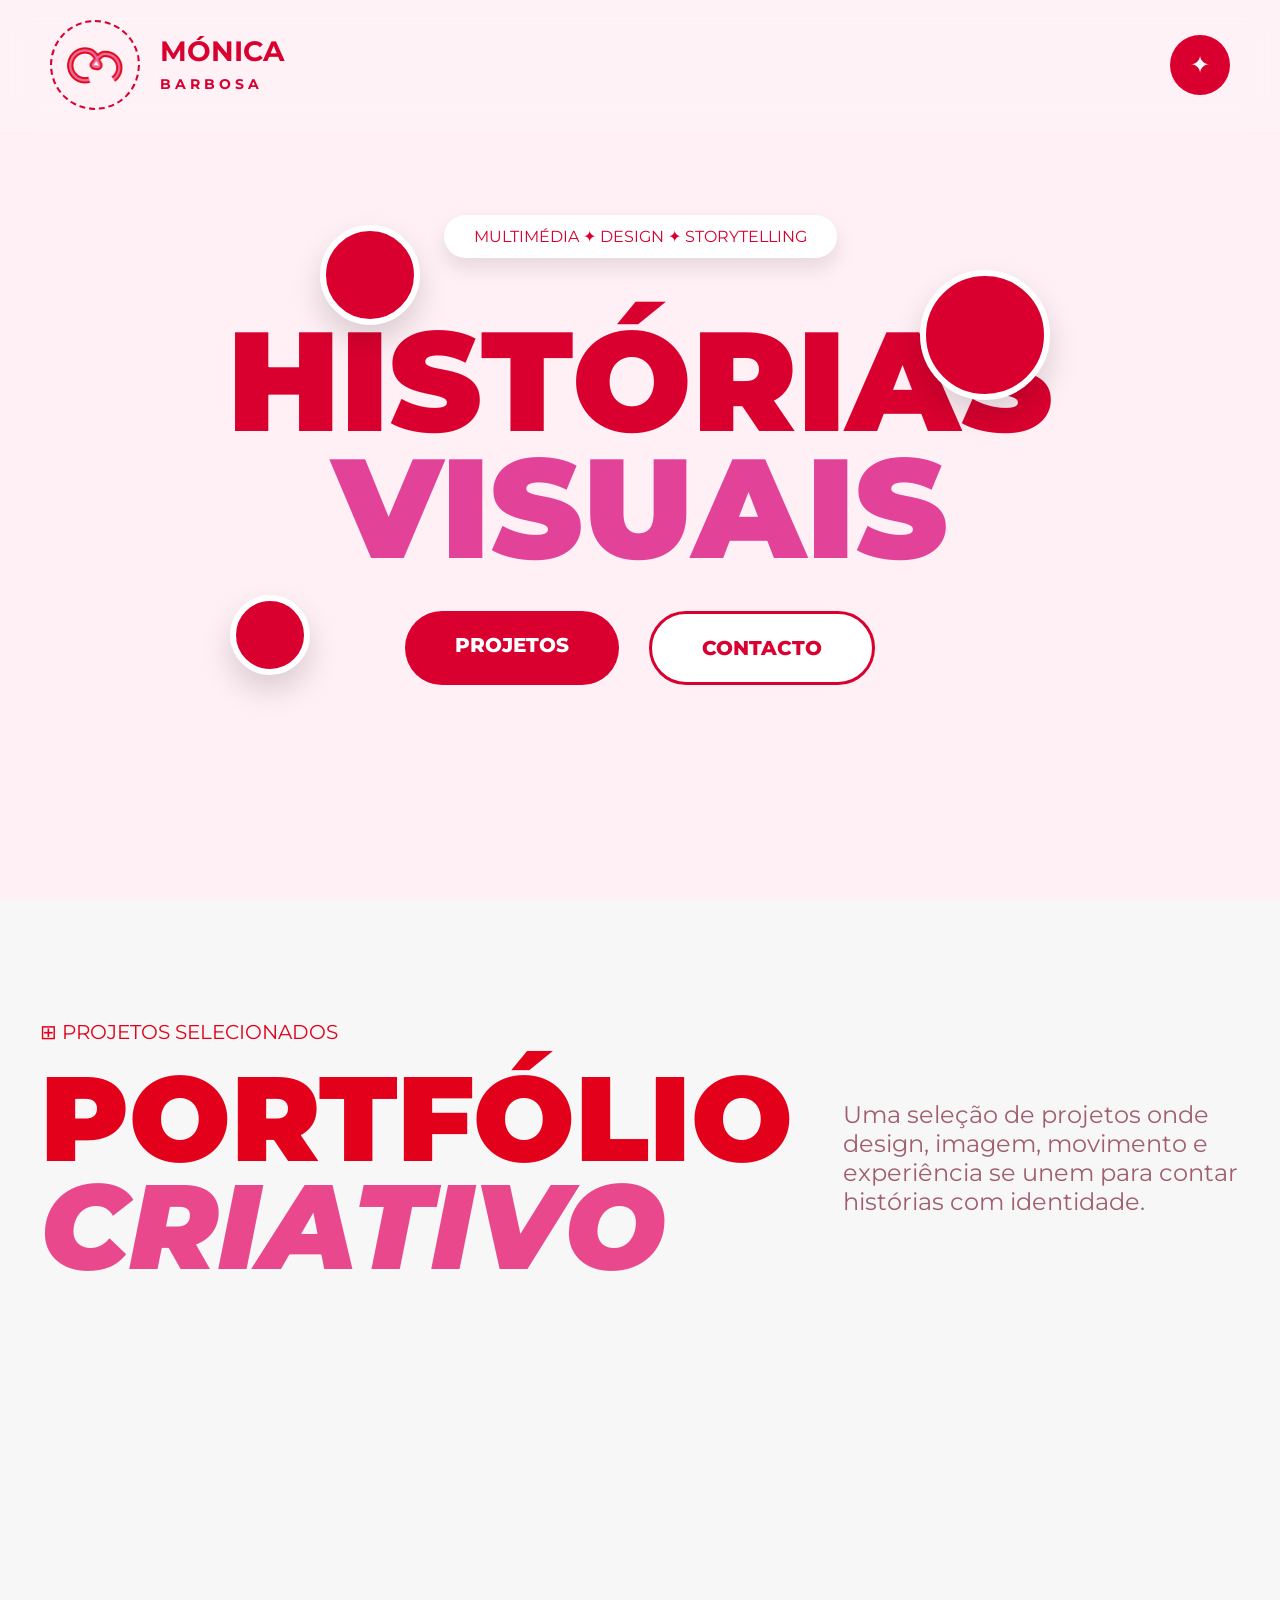
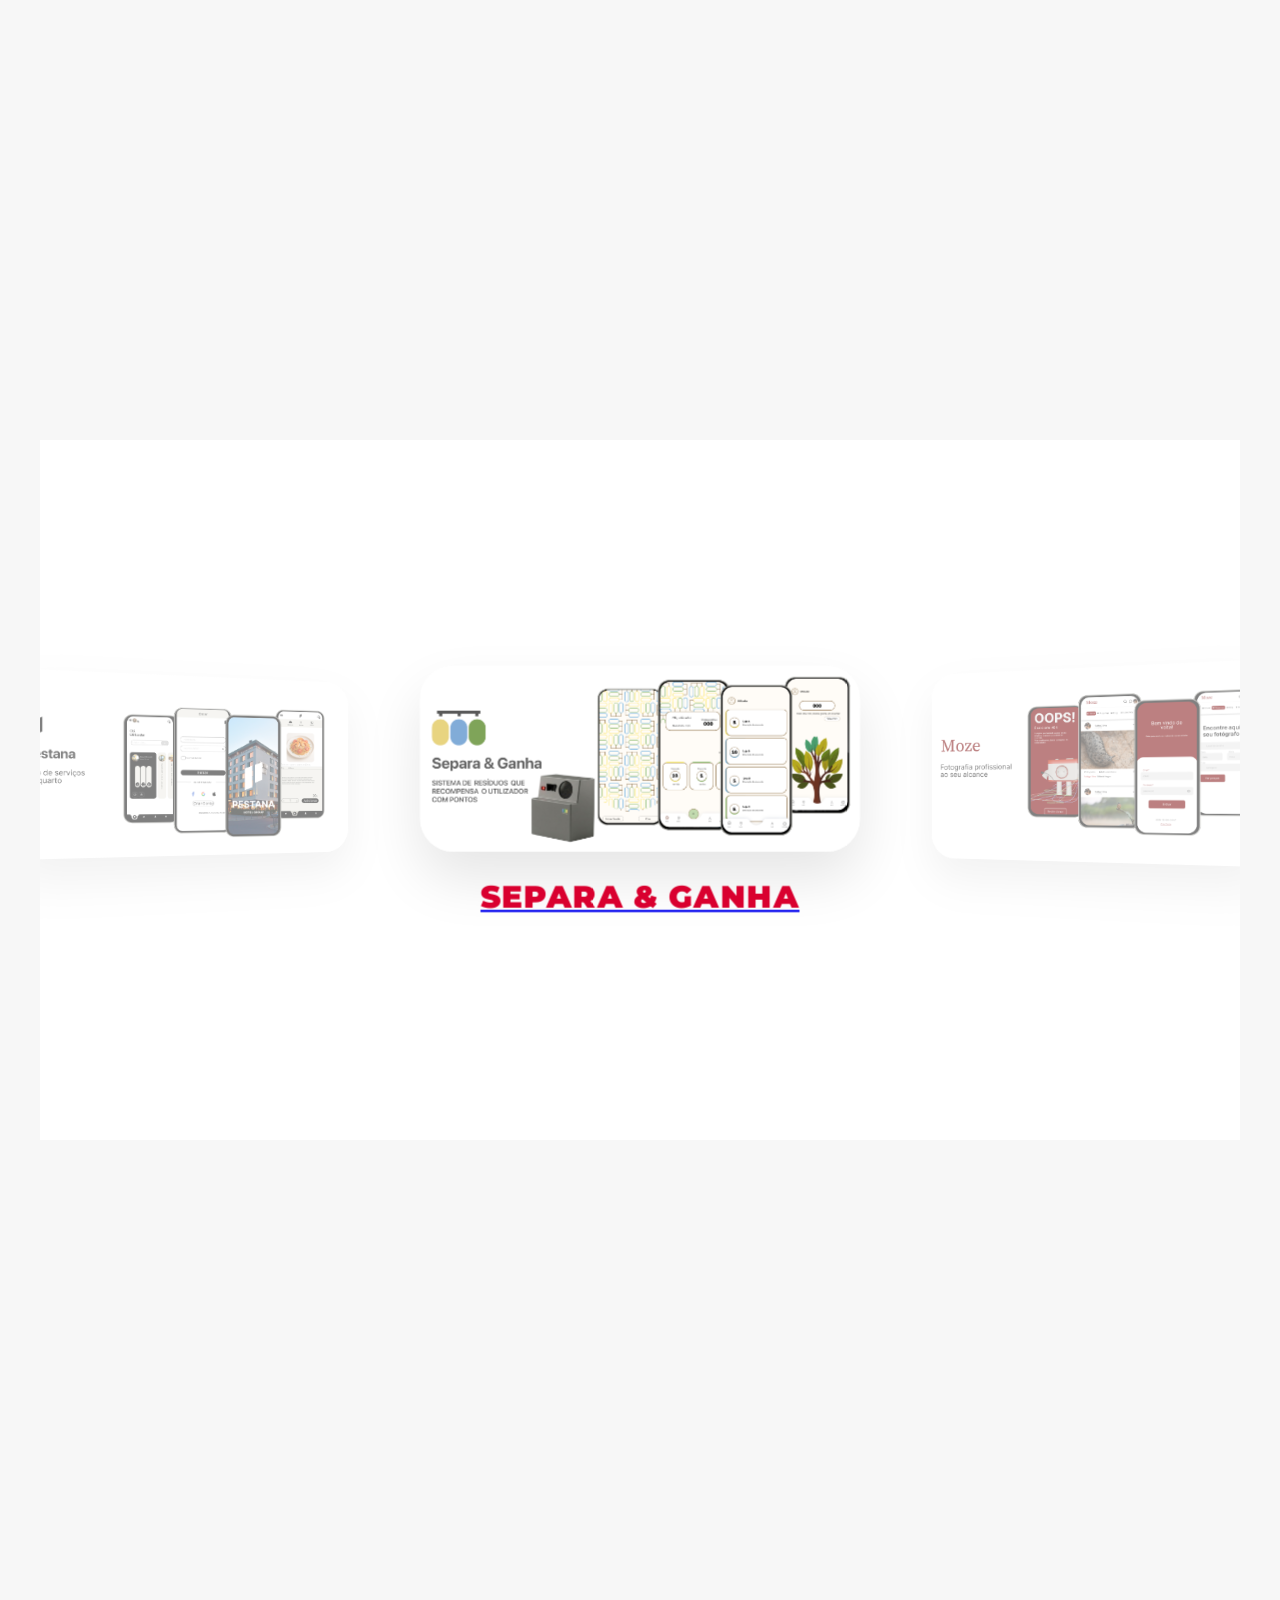
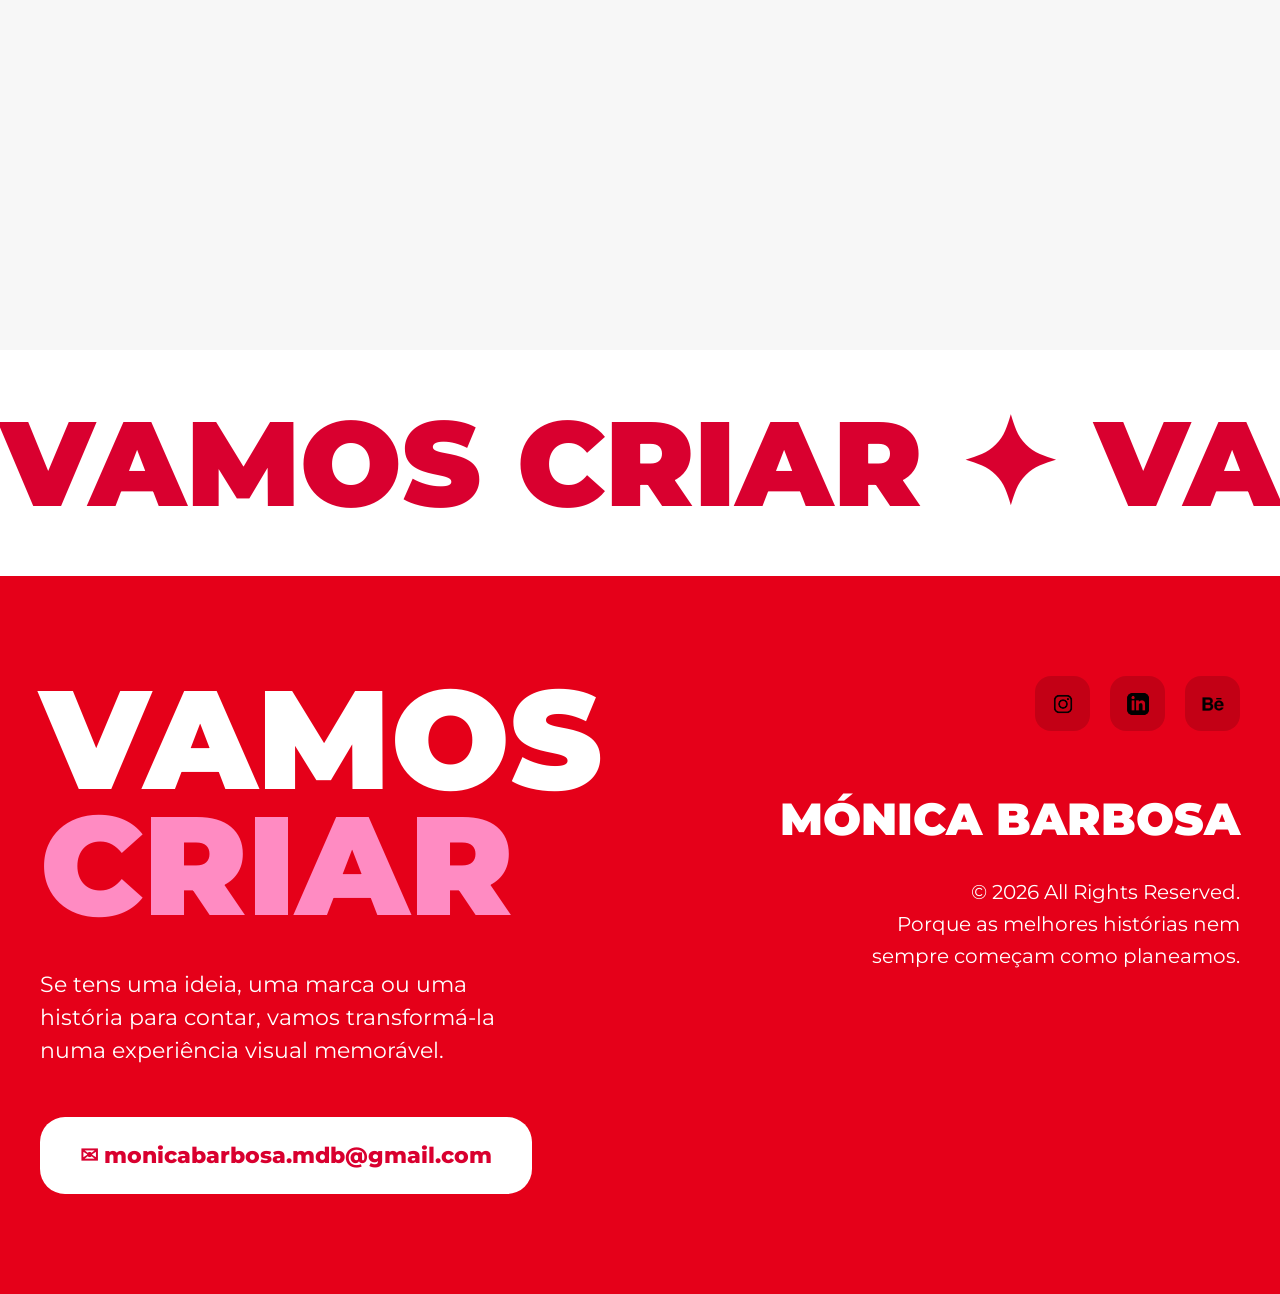
<file: index.html>
<!DOCTYPE html>
<html lang="pt-BR">
<head>
  <meta charset="UTF-8">
  <meta name="viewport" content="width=device-width, initial-scale=1.0">
  <title>Mónica Barbosa</title>
  <link rel="stylesheet" href="css/style.css">
  <link rel="icon" type="image/png" href="imagem/logo1.png">
</head>
<body>

  <header class="glass">

  <div class="logo">

    <div class="logo-icon">
      <img class="logo-normal" src="imagem/logo3.png" alt="Logo">
<img class="logo-white" src="imagem/logo branco1.png" alt="Logo">
    </div>

    <h2>
      MÓNICA
      <br>
      <small>BARBOSA</small>
    </h2>

  </div>

  <button class="menu-btn">✦</button>

  </header>

  <main class="hero">

    <div class="tag">MULTIMÉDIA ✦ DESIGN ✦ STORYTELLING</div>

    <div class="floating floating-1"></div>
    <div class="floating floating-2"></div>
    <div class="floating floating-3"></div>

    <h1>
      <span class="red">HISTÓRIAS</span>
      <span class="pink">VISUAIS</span>
    </h1>

    <div class="buttons">

    <a href="#works" class="btn primary">
        PROJETOS
    </a>

    <a href="#contact" class="btn secondary">
        CONTACTO
    </a>

</div>

  </main>
<section class="works" id="works">

    <div class="works-header">

        <div class="works-title">

            <div class="small-title">
                ⊞ PROJETOS SELECIONADOS
            </div>

            <h2>
                <span class="red-title">PORTFÓLIO</span>
                <span class="pink-title">CRIATIVO</span>
            </h2>

        </div>

        <p class="works-description">
           Uma seleção de projetos onde design, imagem, movimento 
          e experiência se unem para contar histórias com identidade.
        </p>

    </div>


    <div class="gallery-container">
<div class="gallery-row reveal">
    <div class="project-card">
        <img src="imagem/image copy 2.png" alt="">


        <div class="project-content">
            <span class="project-type">DESIGN GRÁFICO</span>
            <h3>25 de abril</h3>
            <p>A história vista através da luz, do tempo e da lembrança.</p>
            <a href="#">Ver Projeto ↗</a>
        </div>
    </div>


    <div class="project-card">
        <img src="imagem/image copy 3.png" alt="">


        <div class="project-content">
            <span class="project-type">DESIGN EDITORIAL </span>
            <h3>Espaço Vivo</h3>
            <p>Revista de design de interiores.</p>
            <a href="#">Ver Projeto ↗</a>
        </div>
    </div>


    <div class="project-card">
        <img src="imagem/image copy.png" alt="">


        <div class="project-content">
            <span class="project-type">DESIGN GRÁFICO</span>
            <h3>As portas que abril abriu</h3>
            <p>A história vista através da luz, do tempo e da lembrança.</p>
            <a href="#">Ver Projeto ↗</a>
        </div>
    </div>
</div>

<div class="carousel-wrapper">
    <div class="carousel-container" id="carousel">

        <div class="item">
           <a href="pages/separa-ganha.html" class="carousel-link">
                <img src="imagem/separa.png" alt="Separa e Ganha">
                <div class="carousel-title">Separa & Ganha</div>
            </a>
        </div>

        <div class="item">
            <img src="imagem/Moze.png" alt="Moze">
            <div class="carousel-title">Moze</div>
        </div>

        <div class="item">
            <img src="imagem/Pestana.png" alt="Pestana">
            <div class="carousel-title">Pestana</div>
        </div>

    </div>
</div>
      
<div class="gallery-row reveal">

    <div class="project-card">
        <img src="imagem/Prancheta 6.png" alt="">


        <div class="project-content">
            <span class="project-type">DESIGN GRÁFICO</span>
            <h3>Extra</h3>
            <p>Cartaz promocional.</p>
            <a href="#">Ver Projeto ↗</a>
        </div>
    </div>

    <div class="project-card">
        <img src="imagem/Poster.jpg" alt="">


        <div class="project-content">
            <span class="project-type">DESIGN GRÁFICO</span>
            <h3>Acessibilidade</h3>
            <p>Cartaz da coleção acessibilidade.</p>
            <a href="#">Ver Projeto ↗</a>
        </div>
    </div>

  <div class="project-card">
        <img src="imagem/Poster2.jpg" alt="">


        <div class="project-content">
            <span class="project-type">DESIGN GRÁFICO</span>
            <h3>Acessibilidade</h3>
            <p>Cartaz da coleção acessibilidade.</p>
            <a href="#">Ver Projeto ↗</a>
        </div>
    </div>
</div>
      
</div>

</div>

</section>

<section class="marquee-section">

    <div class="marquee">

        <div class="marquee-track">
            <span>VAMOS CRIAR ✦ VAMOS CONTAR HISTÓRIAS ✦ VAMOS DAR VIDA ÀS IDEIAS ✦</span>
            <span>VAMOS CRIAR ✦ VAMOS CONTAR HISTÓRIAS ✦ VAMOS DAR VIDA ÀS IDEIAS ✦</span>
        </div>

    </div>

</section>

<footer class="contact-section" id="contact">

    <div class="contact-left">

        <h2>
            <span class="white-text">VAMOS</span>
            <span class="pink-text">CRIAR</span>
        </h2>

        <p>
            Se tens uma ideia, uma marca ou uma história para contar, 
          vamos transformá-la numa experiência visual memorável.
        </p>

        <a href="mailto:monicabarbosa.mdb@gmail.com" class="email-btn">
            ✉ monicabarbosa.mdb@gmail.com
        </a>

    </div>


    <div class="contact-right">

        <div class="socials">

          <a href="https://www.instagram.com/monicaduartebarbosa/" target="_blank">
            <img src="imagem/instagram.webp" alt="Instagram">
          </a>            
          <a href="https://www.linkedin.com/in/m%C3%B3nica-barbosa-918014207/" target="_blank">
            <img src="imagem/linkedin.png" alt="Linkedin">
          </a>
          <a href="https://www.behance.net/mnicabarbosa7" target="_blank">
            <img src="imagem/behance.png" alt="Behance">
          </a>

        </div>

        <div class="brand-footer">

            <h3>MÓNICA BARBOSA</h3>

        </div>

        <p class="copyright">
            © 2026 All Rights Reserved.
            <br>
            Porque as melhores histórias nem 
          <br> sempre começam como planeamos.
        </p>

    </div>

</footer>

</section>
  <script src="js/script.js"></script>
</body>
</html>
</file>
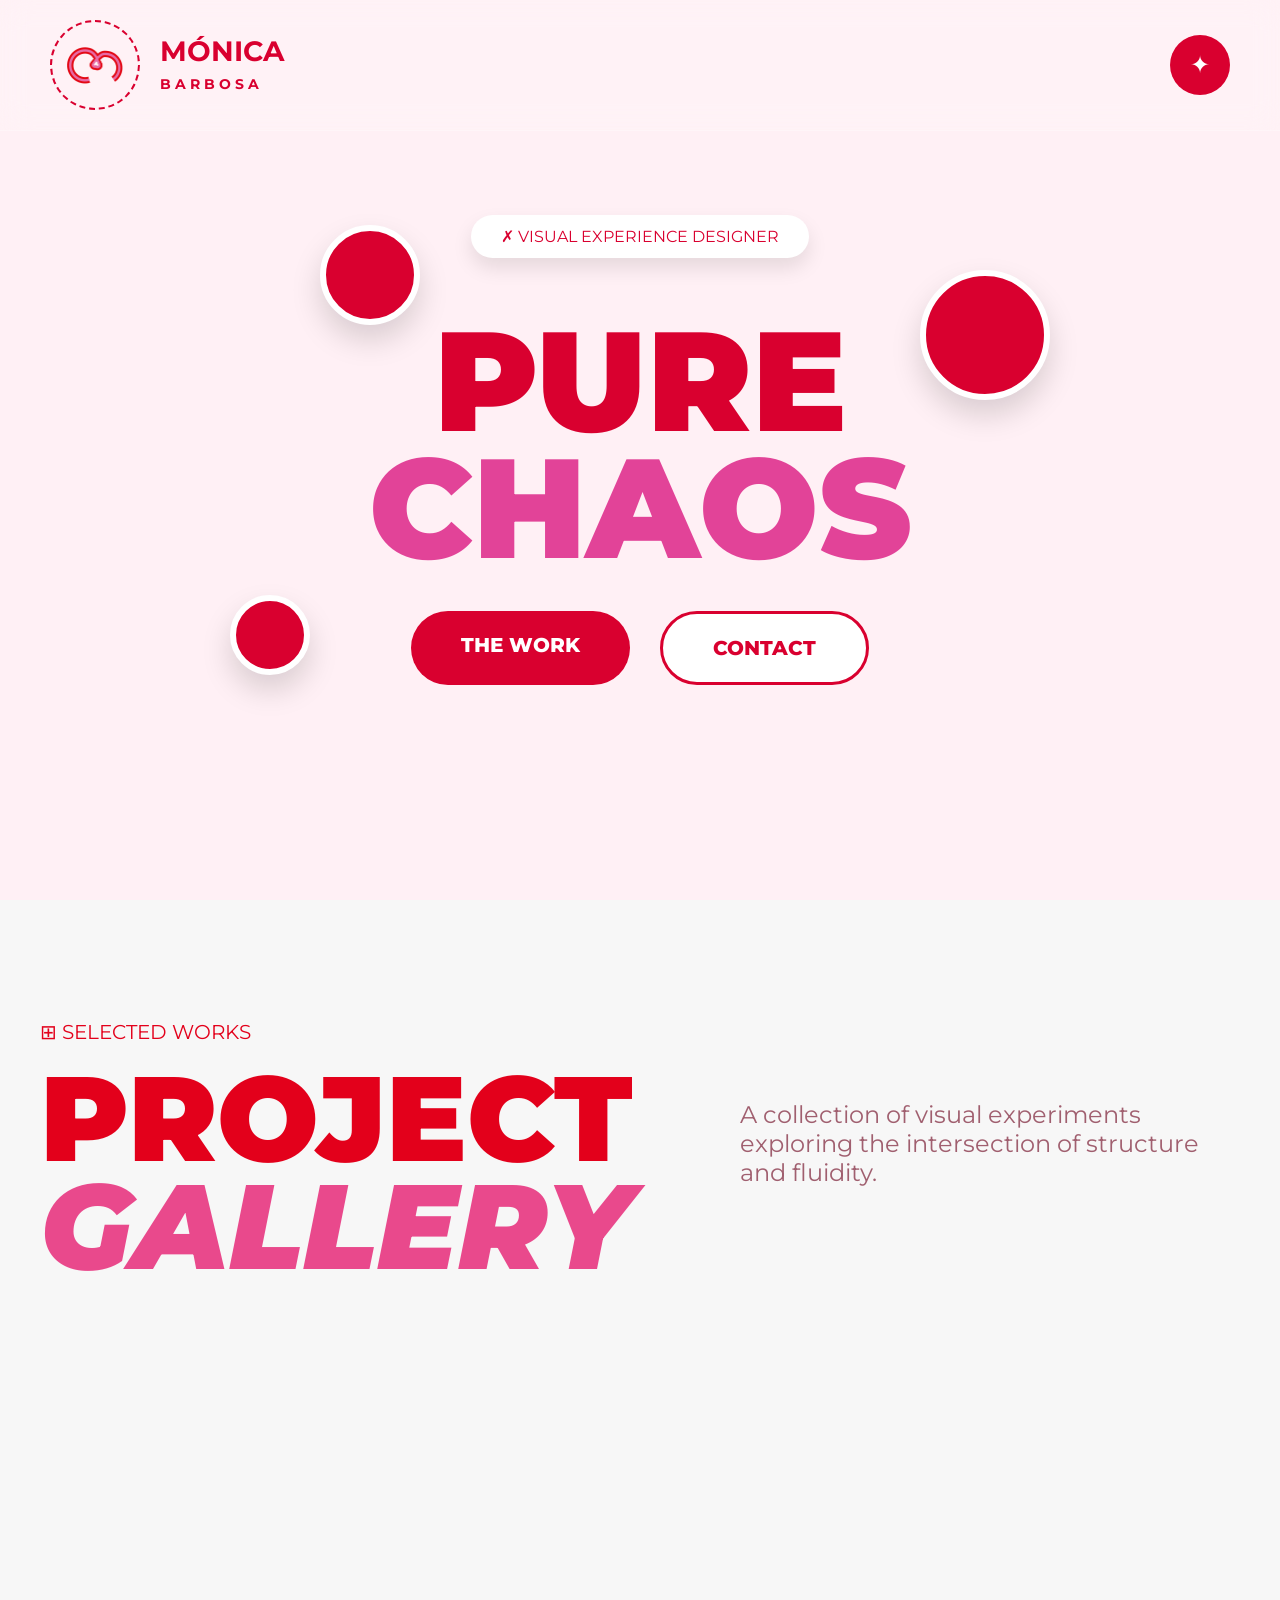
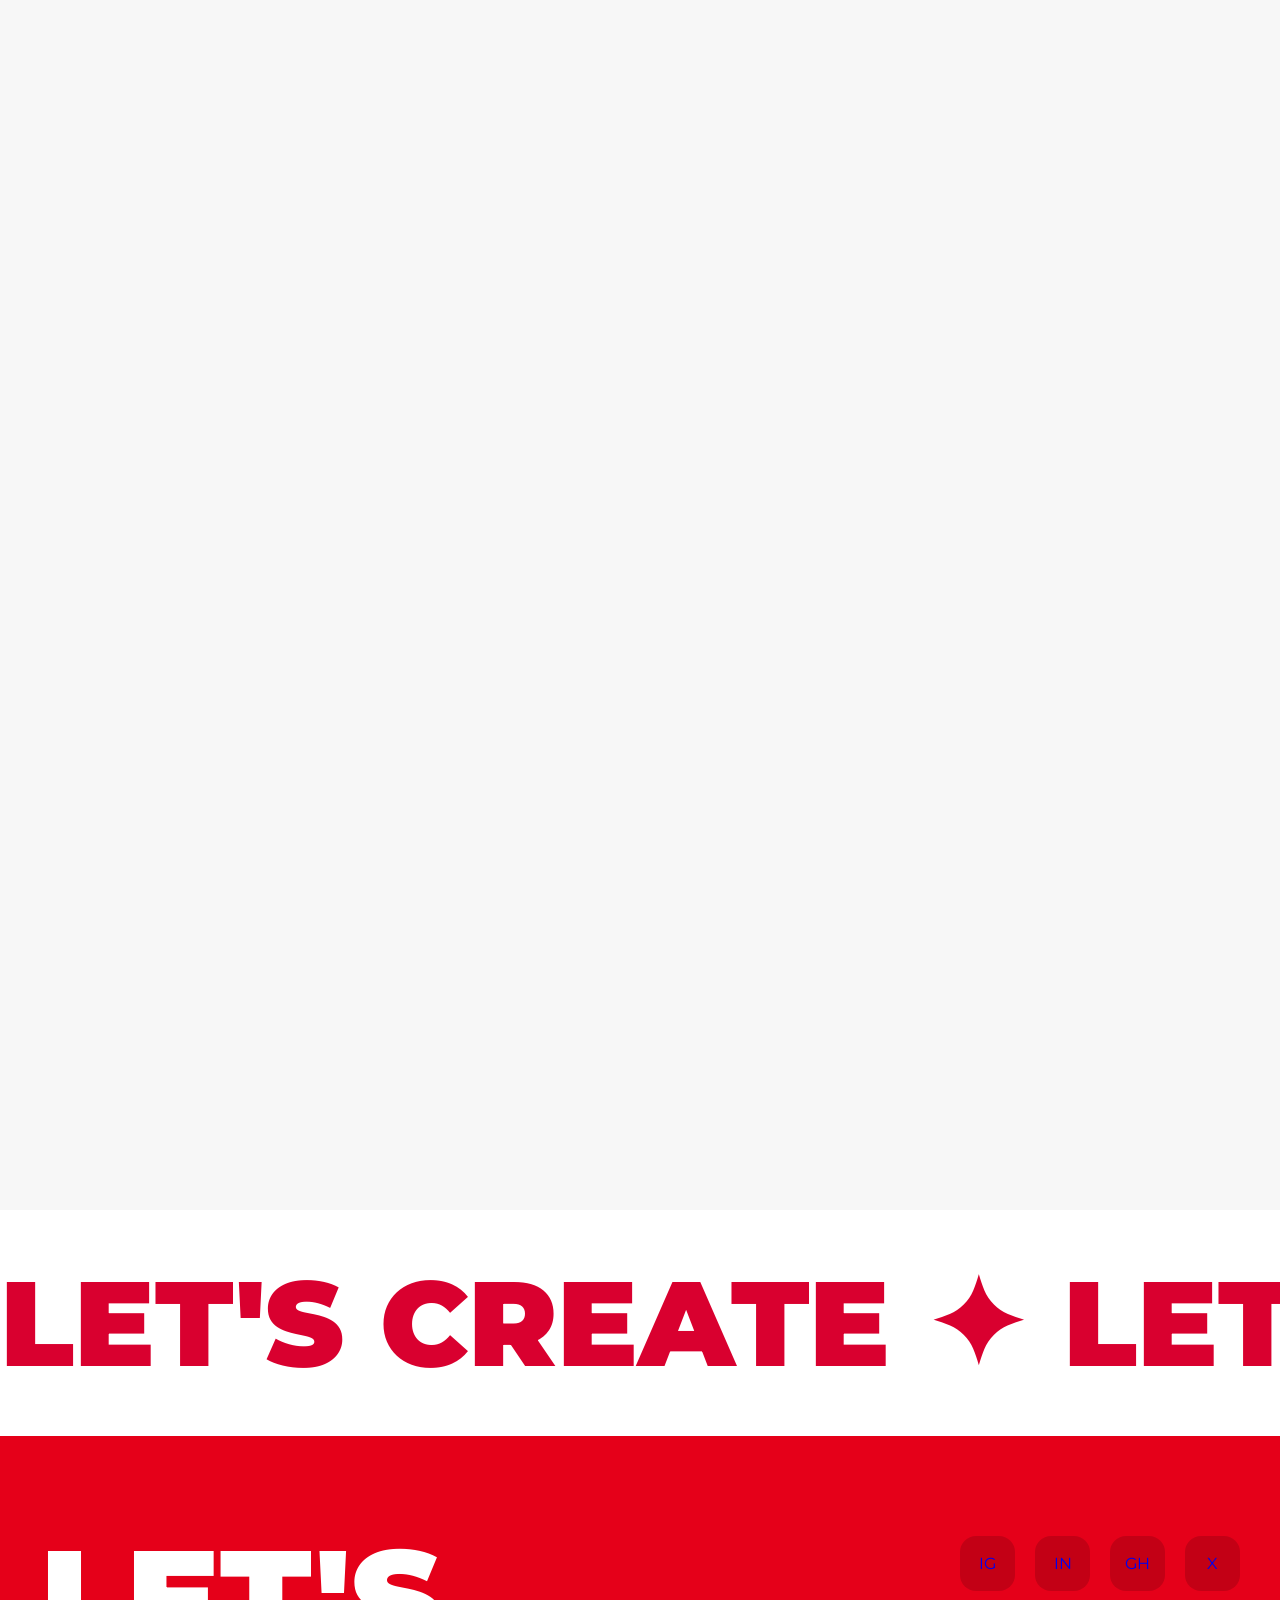
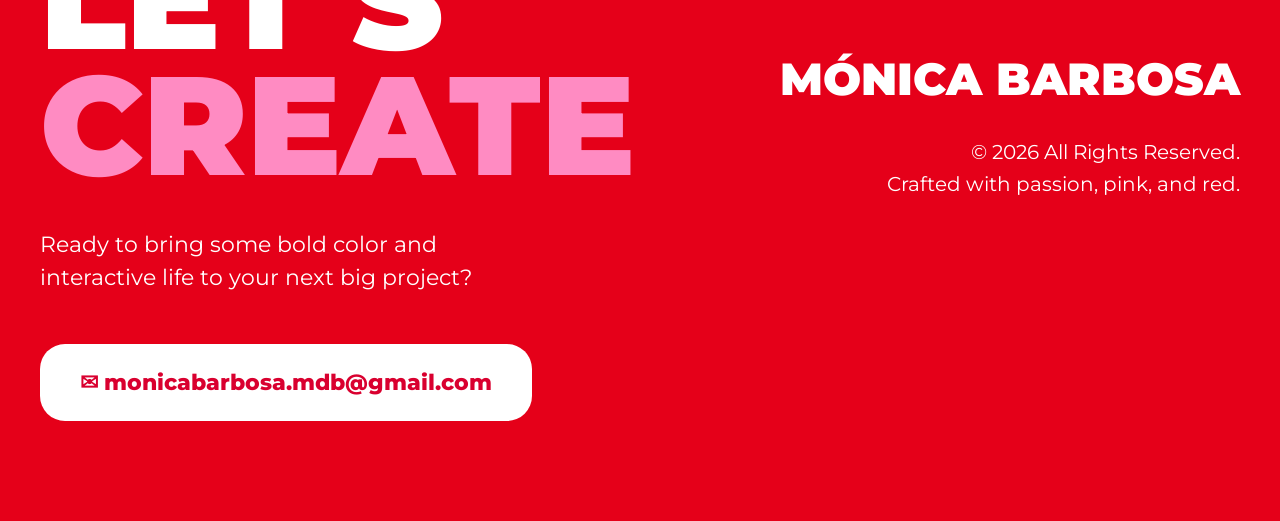
<file: index1.html>
<!DOCTYPE html>
<html lang="pt-BR">
<head>
  <meta charset="UTF-8">
  <meta name="viewport" content="width=device-width, initial-scale=1.0">
  <title>Mónica Barbosa</title>
  <link rel="stylesheet" href="style.css">
  <link rel="icon" type="image/png" href="imagem/logo.png">
</head>
<body>

  <header>
    <div class="logo">

  <div class="logo-icon">
    <img src="imagem/logo.png" alt="Logo">
  </div>

  <h2>
    MÓNICA
    <br>
    <small>BARBOSA</small>
  </h2>

</div>

    <button class="menu-btn">✦</button>
  </header>

  <main class="hero">

    <div class="tag">✗ VISUAL EXPERIENCE DESIGNER</div>

    <div class="floating floating-1"></div>
    <div class="floating floating-2"></div>
    <div class="floating floating-3"></div>

    <h1>
      <span class="red">PURE</span>
      <span class="pink">CHAOS</span>
    </h1>

    <div class="buttons">

    <a href="#works" class="btn primary">
        THE WORK
    </a>

    <a href="#contact" class="btn secondary">
        CONTACT
    </a>

</div>

  </main>
<section class="works" id="works">

    <div class="works-header">

        <div class="works-title">

            <div class="small-title">
                ⊞ SELECTED WORKS
            </div>

            <h2>
                <span class="red-title">PROJECT</span>
                <span class="pink-title">GALLERY</span>
            </h2>

        </div>

        <p class="works-description">
            A collection of visual experiments exploring the
            intersection of structure and fluidity.
        </p>

    </div>


    <div class="gallery-container">
<div class="gallery-row reveal">
    <div class="project-card">
        <img src="imagem/image copy 2.png" alt="">


        <div class="project-content">
            <span class="project-type">PHOTOGRAPHY</span>
            <h3>Soft Focus</h3>
            <p>Visual storytelling through light and emotion.</p>
            <a href="#">View Project ↗</a>
        </div>
    </div>


    <div class="project-card">
        <img src="imagem/image copy 3.png" alt="">


        <div class="project-content">
            <span class="project-type">BRANDING</span>
            <h3>Pink Paradox</h3>
            <p>Identity design with bold visual contrast.</p>
            <a href="#">View Project ↗</a>
        </div>
    </div>


    <div class="project-card">
        <img src="imagem/image copy 4.png" alt="">


        <div class="project-content">
            <span class="project-type">ART DIRECTION</span>
            <h3>Liquid Motion</h3>
            <p>Experimental compositions and movement.</p>
            <a href="#">View Project ↗</a>
        </div>
    </div>
</div>
<div class="gallery-row reveal">

    <div class="project-card">
        <img src="imagem/image copy 5.png" alt="">


        <div class="project-content">
            <span class="project-type">ART DIRECTION</span>
            <h3>Liquid Motion</h3>
            <p>Experimental compositions and movement.</p>
            <a href="#">View Project ↗</a>
        </div>
    </div>

    <div class="project-card">
        <img src="imagem/image copy 6.png" alt="">


        <div class="project-content">
            <span class="project-type">ART DIRECTION</span>
            <h3>Liquid Motion</h3>
            <p>Experimental compositions and movement.</p>
            <a href="#">View Project ↗</a>
        </div>
    </div>

    <div class="project-card">
        <img src="imagem/image copy.png" alt="">


        <div class="project-content">
            <span class="project-type">ART DIRECTION</span>
            <h3>Liquid Motion</h3>
            <p>Experimental compositions and movement.</p>
            <a href="#">View Project ↗</a>
        </div>
    </div>
</div>

</div>

</section>

<section class="marquee-section">

    <div class="marquee">

        <div class="marquee-track">
            <span>LET'S CREATE ✦ LET'S CREATE ✦ LET'S CREATE ✦ LET'S CREATE ✦</span>
            <span>LET'S CREATE ✦ LET'S CREATE ✦ LET'S CREATE ✦ LET'S CREATE ✦</span>
        </div>

    </div>

</section>

<footer class="contact-section" id="contact">

    <div class="contact-left">

        <h2>
            <span class="white-text">LET'S</span>
            <span class="pink-text">CREATE</span>
        </h2>

        <p>
            Ready to bring some bold color and interactive life
            to your next big project?
        </p>

        <a href="mailto:monicabarbosa.mdb@gmail.com" class="email-btn">
            ✉ monicabarbosa.mdb@gmail.com
        </a>

    </div>


    <div class="contact-right">

        <div class="socials">

            <a href="#">IG</a>
            <a href="#">IN</a>
            <a href="#">GH</a>
            <a href="#">X</a>

        </div>

        <div class="brand-footer">

            <h3>MÓNICA BARBOSA</h3>

        </div>

        <p class="copyright">
            © 2026 All Rights Reserved.
            <br>
            Crafted with passion, pink, and red.
        </p>

    </div>

</footer>

</section>
  <script src="script.js"></script>
</body>
</html>
</file>
<file: css/style.css>
@import url('https://fonts.googleapis.com/css2?family=Montserrat:wght@700;900&display=swap');

html{
    scroll-behavior:smooth;
}
*{
    margin:0;
    padding:0;
    box-sizing:border-box;
}

body{
    font-family:'Montserrat', sans-serif;
    background:#fff0f5;
    overflow-x:hidden;
}


/* HEADER */

header{
    position:fixed;
    top:0;
    left:0;
    width:100%;

    display:flex;
    justify-content:space-between;
    align-items:center;

    padding:20px 50px;

    background:rgba(255,255,255,.15);
    backdrop-filter:blur(15px);
    -webkit-backdrop-filter:blur(15px);

    border-bottom:1px solid rgba(255,255,255,.2);

    z-index:999;
    transition:.3s;
}

/* quando faz scroll */
header.scrolled{
    background:rgba(255,255,255,.25);
    backdrop-filter:blur(20px);
    -webkit-backdrop-filter:blur(20px);
}

/* quando chega ao contacto */
header.on-contact .logo h2,
header.on-contact .logo small{
    color:white;
}

header.on-contact .logo-icon{
    border-color:white;
}

header.on-contact .menu-btn{
    background:white;
    color:#d9002f;
}


/* LOGO */

.logo{
    display:flex;
    align-items:center;
    gap:20px;
}

.logo-icon{
    width:90px;
    height:90px;

    border:2px dashed #d9002f;
    border-radius:50%;

    display:flex;
    align-items:center;
    justify-content:center;

    position:relative;
    overflow:hidden;
}

/* duas logos */
.logo-icon img{
    position:absolute;
    width:65%;
    height:65%;
    object-fit:contain;
    transition:.3s;
}

/* logo normal */
.logo-normal{
    opacity:1;
}

/* logo branca escondida */
.logo-white{
    opacity:0;
}

/* troca no contacto */
header.on-contact .logo-normal{
    opacity:0;
}

header.on-contact .logo-white{
    opacity:1;
}

.logo h2{
    color:#d9002f;
    font-size:28px;
    line-height:1;
}

.logo small{
    font-size:14px;
    letter-spacing:4px;
}


/* BOTÃO */

.menu-btn{
    width:60px;
    height:60px;

    border:none;
    border-radius:50%;

    background:#d9002f;
    color:white;

    font-size:24px;
    cursor:pointer;
}


/* HERO */

.hero{
    height:100vh;

    display:flex;
    flex-direction:column;
    justify-content:center;
    align-items:center;

    position:relative;
}

.tag{
    background:white;
    padding:12px 30px;
    border-radius:50px;

    box-shadow:0 10px 20px rgba(0,0,0,.1);

    color:#d9002f;
    margin-bottom:60px;
}

h1{
    text-align:center;
    line-height:.9;
}

.red{
    display:block;
    color:#d9002f;
    font-size:11vw;
    font-weight:900;
}

.pink{
    display:block;
    color:#e24398;
    font-size:11vw;
    font-weight:900;
}


/* BOTÕES */

.buttons{
    margin-top:40px;
    display:flex;
    gap:30px;
}

.btn{
    padding:22px 50px;

    border-radius:60px;
    text-decoration:none;

    font-size:20px;
    font-weight:800;

    transition:.3s;
}

.primary{
    background:#d9002f;
    color:white;
}

.secondary{
    background:white;
    border:3px solid #d9002f;
    color:#d9002f;
}

.btn:hover{
    transform:translateY(-5px);
}


/* ELEMENTOS FLUTUANTES */

.floating{
    position:absolute;

    border-radius:50%;
    background:#d9002f;

    border:6px solid white;

    box-shadow:0 15px 30px rgba(0,0,0,.15);
}

.floating-1{
    width:100px;
    height:100px;
    top:25%;
    left:25%;
}

.floating-2{
    width:130px;
    height:130px;
    top:30%;
    right:18%;
}

.floating-3{
    width:80px;
    height:80px;
    bottom:25%;
    left:18%;
}


/* WORKS */

.works{
    padding:120px 40px;
    background:#f7f7f7;
}

.works-header{
    display:flex;
    justify-content:space-between;
    gap:50px;

    margin-bottom:70px;
}

.small-title{
    color:#e3001b;
    font-size:20px;

    margin-bottom:20px;
}

.red-title{
    display:block;

    color:#e3001b;
    font-size:120px;
    font-weight:900;

    line-height:.9;
}

.pink-title{
    display:block;

    color:#e9498c;
    font-size:120px;
    font-weight:900;
    font-style:italic;

    line-height:.9;
}

.works-description{
    max-width:500px;

    font-size:24px;
    color:#a05f6f;

    margin-top:80px;
}


/* =========================
   CARROSSEL 3D LIMPO
========================= */

.carousel-wrapper {
    width: 100%;
    overflow: hidden;
    padding: 100px 0;
    background: #fff;
}

.carousel-container {
    display: flex;
    justify-content: center;
    align-items: center;
    perspective: 1500px;
    height: 500px;
    position: relative;
    cursor: grab;
}

/* ITEM BASE */
.item {
    position: absolute;
    width: 400px;

    text-align: center;

    transition: all 0.6s cubic-bezier(0.23, 1, 0.32, 1);

    opacity: 0;
    pointer-events: none;
}

/* IMAGEM */
.item img {
    width: 100%;
    border-radius: 30px;
    box-shadow: 0 25px 50px rgba(0,0,0,0.1);

    pointer-events: none;
    user-select: none;
    -webkit-user-drag: none;
}

/* CENTRO */
.item.center {
    opacity: 1;
    transform: translateX(0) rotateY(0deg) scale(1.1);
    z-index: 10;
    pointer-events: auto;
}

/* LADOS */
.item.left {
    opacity: 0.5;
    transform: translateX(-450px) rotateY(35deg) scale(0.85);
    z-index: 5;
}

.item.right {
    opacity: 0.5;
    transform: translateX(450px) rotateY(-35deg) scale(0.85);
    z-index: 5;
}

/* TEXTO */
.carousel-title {
    margin-top: 20px;

    font-family: 'Montserrat', sans-serif;
    font-size: 28px;
    font-weight: 900;

    color: #d9002f;
    text-transform: uppercase;
    letter-spacing: 1px;

    opacity: 0;
    transform: translateY(10px);
    transition: 0.4s ease;
}

.item.center .carousel-title {
    opacity: 1;
    transform: translateY(0);
}

/* UX */
.carousel-container,
.carousel-container * {
    -webkit-tap-highlight-color: transparent;
    outline: none;
    user-select: none;
}

/* RESPONSIVO */
@media (max-width: 900px) {

    .item {
        width: 80vw;
    }

    .item.left {
        transform: translateX(-120px) rotateY(30deg) scale(0.85);
    }

    .item.right {
        transform: translateX(120px) rotateY(-30deg) scale(0.85);
    }
}
/* GALERIA */

.gallery-container{
    display:flex;
    flex-direction:column;
    gap:40px;
}

.gallery-row{
    display:grid;
    grid-template-columns:repeat(3, minmax(0,1fr));
    gap:35px;

    opacity:0;
    transform:translateY(80px);

    transition:.8s;
}

.gallery-row.active{
    opacity:1;
    transform:translateY(0);
}


/* CARDS */

.project-card{
    position:relative;
    height:650px;

    border-radius:35px;
    overflow:hidden;

    cursor:pointer;
}

.project-card img{
    width:100%;
    height:100%;

    object-fit:cover;

    filter:grayscale(100%);
    transition:.6s;
}

.project-card:hover img{
    transform:scale(1.08);
    filter:grayscale(0%);
}

.project-card::after{
    content:"";

    position:absolute;
    inset:0;

    background:linear-gradient(
        to top,
        rgba(80,0,30,.95),
        transparent
    );

    opacity:0;
    transition:.4s;
}

.project-card:hover::after{
    opacity:1;
}


/* TEXTO HOVER */

.project-content{
    position:absolute;

    left:35px;
    right:35px;
    bottom:35px;

    z-index:3;
    color:white;

    opacity:0;
    transform:translateY(30px);

    transition:.4s;
}

.project-card:hover .project-content{
    opacity:1;
    transform:translateY(0);
}

.project-type{
    display:block;

    font-size:16px;
    color:#ffc3db;

    margin-bottom:15px;
    letter-spacing:2px;
}

.project-content h3{
    font-size:48px;
    margin-bottom:15px;
}

.project-content p{
    font-size:18px;
    line-height:1.5;

    margin-bottom:20px;
}

.project-content a{
    color:white;
    text-decoration:none;

    font-size:20px;
    font-weight:700;
}


/* FRASE */

.marquee-section{
    background:white;
    overflow:hidden;

    padding:40px 0;
}

.marquee-track{
    display:flex;
    width:max-content;

    animation:scrollText 18s linear infinite;
}

.marquee-track span{
    font-size:120px;
    font-weight:900;

    color:#d9002f;

    margin-right:60px;
}

@keyframes scrollText{
    from{
        transform:translateX(0);
    }

    to{
        transform:translateX(-50%);
    }
}


/* CONTACTO */

.contact-section{
    background:#e50019;
    color:white;

    padding:100px 40px;

    display:flex;
    justify-content:space-between;
    gap:60px;
}

.contact-left h2{
    line-height:.9;
    margin-bottom:40px;
}

.white-text,
.pink-text{
    display:block;

    font-size:140px;
    font-weight:900;
}

.white-text{
    color:white;
}

.pink-text{
    color:#ff8bc2;
}

.contact-left p{
    font-size:22px;
    line-height:1.5;

    max-width:500px;

    margin-bottom:50px;
}

.email-btn{
    display:inline-block;

    background:white;
    color:#d9002f;

    padding:25px 40px;

    border-radius:25px;
    text-decoration:none;

    font-size:22px;
    font-weight:800;
}


/* REDES */

.socials{
    display:flex;
    gap:20px;

    justify-content:flex-end;

    margin-bottom:60px;
}

.socials a{
    width:55px;
    height:55px;

    display:flex;
    align-items:center;
    justify-content:center;

    background:rgba(0,0,0,.15);

    border-radius:16px;
    text-decoration:none;
}

.socials a img{
    width:24px;
    height:24px;

    object-fit:contain;
}


/* FOOTER */

.brand-footer{
    display:flex;
    justify-content:flex-end;

    margin-bottom:30px;
}

.brand-footer h3{
    font-size:45px;
    font-weight:900;
}

.copyright{
    text-align:right;

    font-size:20px;
    line-height:1.6;
}


/* RESPONSIVO */

@media(max-width:900px){

    .gallery-row{
        grid-template-columns:1fr;
    }

    .contact-section{
        flex-direction:column;
    }

    .white-text,
    .pink-text{
        font-size:70px;
    }

    .marquee-track span{
        font-size:70px;
    }

}
</file>
<file: style.css>
@import url('https://fonts.googleapis.com/css2?family=Montserrat:wght@700;900&display=swap');

html{
    scroll-behavior:smooth;
}
*{
    margin:0;
    padding:0;
    box-sizing:border-box;
}

body{
    font-family:'Montserrat', sans-serif;
    background:#fff0f5;
    overflow-x:hidden;
}


/* HEADER */

header{
    position:fixed;
    top:0;
    left:0;
    width:100%;

    display:flex;
    justify-content:space-between;
    align-items:center;

    padding:20px 50px;

    background:rgba(255,255,255,.15);
    backdrop-filter:blur(15px);
    -webkit-backdrop-filter:blur(15px);

    border-bottom:1px solid rgba(255,255,255,.2);

    z-index:999;
    transition:.3s;
}

/* quando faz scroll */
header.scrolled{
    background:rgba(255,255,255,.25);
    backdrop-filter:blur(20px);
    -webkit-backdrop-filter:blur(20px);
}

/* quando chega ao contacto */
header.on-contact .logo h2,
header.on-contact .logo small{
    color:white;
}

header.on-contact .logo-icon{
    border-color:white;
}

header.on-contact .menu-btn{
    background:white;
    color:#d9002f;
}


/* LOGO */

.logo{
    display:flex;
    align-items:center;
    gap:20px;
}

.logo-icon{
    width:90px;
    height:90px;

    border:2px dashed #d9002f;
    border-radius:50%;

    display:flex;
    align-items:center;
    justify-content:center;

    position:relative;
    overflow:hidden;
}

/* duas logos */
.logo-icon img{
    position:absolute;
    width:65%;
    height:65%;
    object-fit:contain;
    transition:.3s;
}

/* logo normal */
.logo-normal{
    opacity:1;
}

/* logo branca escondida */
.logo-white{
    opacity:0;
}

/* troca no contacto */
header.on-contact .logo-normal{
    opacity:0;
}

header.on-contact .logo-white{
    opacity:1;
}

.logo h2{
    color:#d9002f;
    font-size:28px;
    line-height:1;
}

.logo small{
    font-size:14px;
    letter-spacing:4px;
}


/* BOTÃO */

.menu-btn{
    width:60px;
    height:60px;

    border:none;
    border-radius:50%;

    background:#d9002f;
    color:white;

    font-size:24px;
    cursor:pointer;
}


/* HERO */

.hero{
    height:100vh;

    display:flex;
    flex-direction:column;
    justify-content:center;
    align-items:center;

    position:relative;
}

.tag{
    background:white;
    padding:12px 30px;
    border-radius:50px;

    box-shadow:0 10px 20px rgba(0,0,0,.1);

    color:#d9002f;
    margin-bottom:60px;
}

h1{
    text-align:center;
    line-height:.9;
}

.red{
    display:block;
    color:#d9002f;
    font-size:11vw;
    font-weight:900;
}

.pink{
    display:block;
    color:#e24398;
    font-size:11vw;
    font-weight:900;
}


/* BOTÕES */

.buttons{
    margin-top:40px;
    display:flex;
    gap:30px;
}

.btn{
    padding:22px 50px;

    border-radius:60px;
    text-decoration:none;

    font-size:20px;
    font-weight:800;

    transition:.3s;
}

.primary{
    background:#d9002f;
    color:white;
}

.secondary{
    background:white;
    border:3px solid #d9002f;
    color:#d9002f;
}

.btn:hover{
    transform:translateY(-5px);
}


/* ELEMENTOS FLUTUANTES */

.floating{
    position:absolute;

    border-radius:50%;
    background:#d9002f;

    border:6px solid white;

    box-shadow:0 15px 30px rgba(0,0,0,.15);
}

.floating-1{
    width:100px;
    height:100px;
    top:25%;
    left:25%;
}

.floating-2{
    width:130px;
    height:130px;
    top:30%;
    right:18%;
}

.floating-3{
    width:80px;
    height:80px;
    bottom:25%;
    left:18%;
}


/* WORKS */

.works{
    padding:120px 40px;
    background:#f7f7f7;
}

.works-header{
    display:flex;
    justify-content:space-between;
    gap:50px;

    margin-bottom:70px;
}

.small-title{
    color:#e3001b;
    font-size:20px;

    margin-bottom:20px;
}

.red-title{
    display:block;

    color:#e3001b;
    font-size:120px;
    font-weight:900;

    line-height:.9;
}

.pink-title{
    display:block;

    color:#e9498c;
    font-size:120px;
    font-weight:900;
    font-style:italic;

    line-height:.9;
}

.works-description{
    max-width:500px;

    font-size:24px;
    color:#a05f6f;

    margin-top:80px;
}


/* =========================
   CARROSSEL 3D LIMPO
========================= */

.carousel-wrapper {
    width: 100%;
    overflow: hidden;
    padding: 100px 0;
    background: #fff;
}

.carousel-container {
    display: flex;
    justify-content: center;
    align-items: center;
    perspective: 1500px;
    height: 500px;
    position: relative;
    cursor: grab;
}

/* ITEM BASE */
.item {
    position: absolute;
    width: 400px;

    text-align: center;

    transition: all 0.6s cubic-bezier(0.23, 1, 0.32, 1);

    opacity: 0;
    pointer-events: none;
}

/* IMAGEM */
.item img {
    width: 100%;
    border-radius: 30px;
    box-shadow: 0 25px 50px rgba(0,0,0,0.1);

    pointer-events: none;
    user-select: none;
    -webkit-user-drag: none;
}

/* CENTRO */
.item.center {
    opacity: 1;
    transform: translateX(0) rotateY(0deg) scale(1.1);
    z-index: 10;
    pointer-events: auto;
}

/* LADOS */
.item.left {
    opacity: 0.5;
    transform: translateX(-450px) rotateY(35deg) scale(0.85);
    z-index: 5;
}

.item.right {
    opacity: 0.5;
    transform: translateX(450px) rotateY(-35deg) scale(0.85);
    z-index: 5;
}

/* TEXTO */
.carousel-title {
    margin-top: 20px;

    font-family: 'Montserrat', sans-serif;
    font-size: 28px;
    font-weight: 900;

    color: #d9002f;
    text-transform: uppercase;
    letter-spacing: 1px;

    opacity: 0;
    transform: translateY(10px);
    transition: 0.4s ease;
}

.item.center .carousel-title {
    opacity: 1;
    transform: translateY(0);
}

/* UX */
.carousel-container,
.carousel-container * {
    -webkit-tap-highlight-color: transparent;
    outline: none;
    user-select: none;
}

/* RESPONSIVO */
@media (max-width: 900px) {

    .item {
        width: 80vw;
    }

    .item.left {
        transform: translateX(-120px) rotateY(30deg) scale(0.85);
    }

    .item.right {
        transform: translateX(120px) rotateY(-30deg) scale(0.85);
    }
}
/* GALERIA */

.gallery-container{
    display:flex;
    flex-direction:column;
    gap:40px;
}

.gallery-row{
    display:grid;
    grid-template-columns:repeat(3, minmax(0,1fr));
    gap:35px;

    opacity:0;
    transform:translateY(80px);

    transition:.8s;
}

.gallery-row.active{
    opacity:1;
    transform:translateY(0);
}


/* CARDS */

.project-card{
    position:relative;
    height:650px;

    border-radius:35px;
    overflow:hidden;

    cursor:pointer;
}

.project-card img{
    width:100%;
    height:100%;

    object-fit:cover;

    filter:grayscale(100%);
    transition:.6s;
}

.project-card:hover img{
    transform:scale(1.08);
    filter:grayscale(0%);
}

.project-card::after{
    content:"";

    position:absolute;
    inset:0;

    background:linear-gradient(
        to top,
        rgba(80,0,30,.95),
        transparent
    );

    opacity:0;
    transition:.4s;
}

.project-card:hover::after{
    opacity:1;
}


/* TEXTO HOVER */

.project-content{
    position:absolute;

    left:35px;
    right:35px;
    bottom:35px;

    z-index:3;
    color:white;

    opacity:0;
    transform:translateY(30px);

    transition:.4s;
}

.project-card:hover .project-content{
    opacity:1;
    transform:translateY(0);
}

.project-type{
    display:block;

    font-size:16px;
    color:#ffc3db;

    margin-bottom:15px;
    letter-spacing:2px;
}

.project-content h3{
    font-size:48px;
    margin-bottom:15px;
}

.project-content p{
    font-size:18px;
    line-height:1.5;

    margin-bottom:20px;
}

.project-content a{
    color:white;
    text-decoration:none;

    font-size:20px;
    font-weight:700;
}


/* FRASE */

.marquee-section{
    background:white;
    overflow:hidden;

    padding:40px 0;
}

.marquee-track{
    display:flex;
    width:max-content;

    animation:scrollText 18s linear infinite;
}

.marquee-track span{
    font-size:120px;
    font-weight:900;

    color:#d9002f;

    margin-right:60px;
}

@keyframes scrollText{
    from{
        transform:translateX(0);
    }

    to{
        transform:translateX(-50%);
    }
}


/* CONTACTO */

.contact-section{
    background:#e50019;
    color:white;

    padding:100px 40px;

    display:flex;
    justify-content:space-between;
    gap:60px;
}

.contact-left h2{
    line-height:.9;
    margin-bottom:40px;
}

.white-text,
.pink-text{
    display:block;

    font-size:140px;
    font-weight:900;
}

.white-text{
    color:white;
}

.pink-text{
    color:#ff8bc2;
}

.contact-left p{
    font-size:22px;
    line-height:1.5;

    max-width:500px;

    margin-bottom:50px;
}

.email-btn{
    display:inline-block;

    background:white;
    color:#d9002f;

    padding:25px 40px;

    border-radius:25px;
    text-decoration:none;

    font-size:22px;
    font-weight:800;
}


/* REDES */

.socials{
    display:flex;
    gap:20px;

    justify-content:flex-end;

    margin-bottom:60px;
}

.socials a{
    width:55px;
    height:55px;

    display:flex;
    align-items:center;
    justify-content:center;

    background:rgba(0,0,0,.15);

    border-radius:16px;
    text-decoration:none;
}

.socials a img{
    width:24px;
    height:24px;

    object-fit:contain;
}


/* FOOTER */

.brand-footer{
    display:flex;
    justify-content:flex-end;

    margin-bottom:30px;
}

.brand-footer h3{
    font-size:45px;
    font-weight:900;
}

.copyright{
    text-align:right;

    font-size:20px;
    line-height:1.6;
}


/* RESPONSIVO */

@media(max-width:900px){

    .gallery-row{
        grid-template-columns:1fr;
    }

    .contact-section{
        flex-direction:column;
    }

    .white-text,
    .pink-text{
        font-size:70px;
    }

    .marquee-track span{
        font-size:70px;
    }

}
</file>
